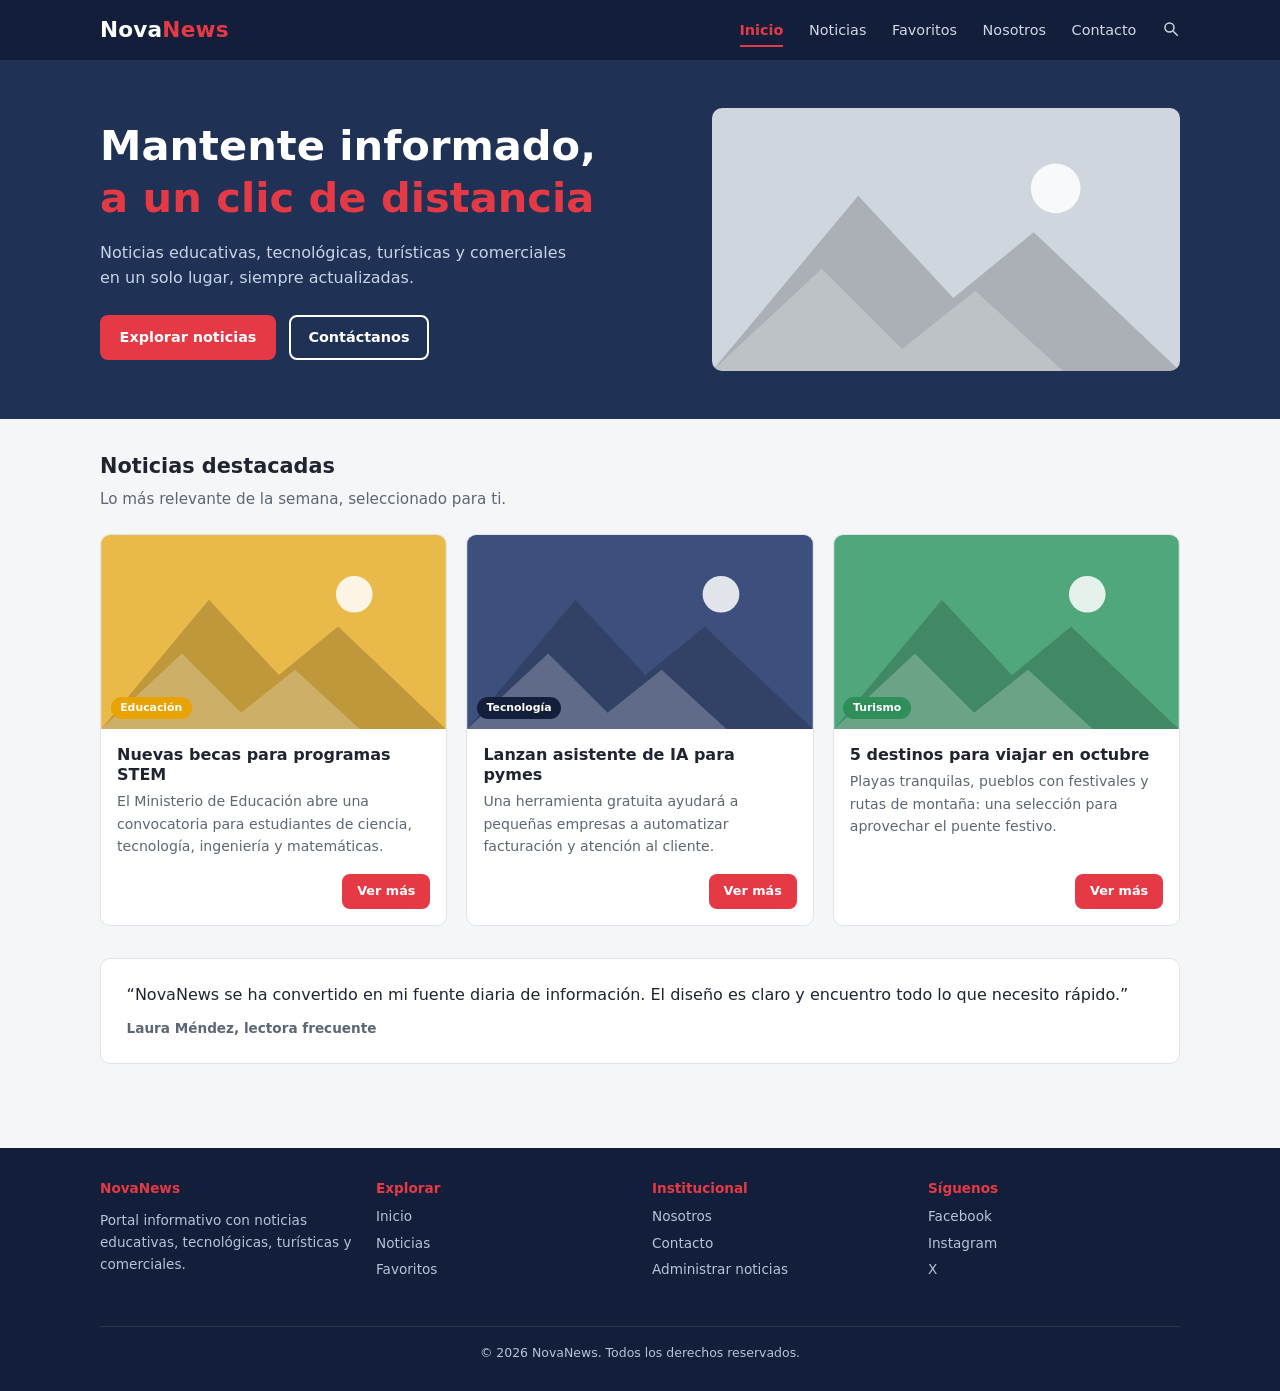
<file: index.html>
<!DOCTYPE html>
<html lang="es">
<head>
  <meta charset="UTF-8">
  <meta name="viewport" content="width=device-width, initial-scale=1">
  <title>Inicio | NovaNews</title>
  <meta name="description" content="NovaNews: noticias de educación, tecnología, turismo y comercio.">
  <link rel="stylesheet" href="css/styles.css">
</head>
<body>
  <a class="saltar-contenido" href="#principal">Saltar al contenido</a>
  <header id="header"></header>

  <main id="principal">

    <!-- Bienvenida -->
    <section class="hero">
      <div class="contenedor hero__interno">
        <div>
          <h1>Mantente informado, <em>a un clic de distancia</em></h1>
          <p>Noticias educativas, tecnológicas, turísticas y comerciales en un solo lugar, siempre actualizadas.</p>
          <div class="hero__acciones">
            <a class="btn btn-primario" href="noticias.html">Explorar noticias</a>
            <a class="btn btn-contorno" href="contacto.html">Contáctanos</a>
          </div>
        </div>
        <div class="hero__imagen">
          <img src="img/hero.svg" alt="Ilustración de portada de NovaNews">
        </div>
      </div>
    </section>

    <!-- Noticias destacadas (se llenan desde js/home.js) -->
    <section class="seccion">
      <div class="contenedor">
        <h2 class="seccion__titulo">Noticias destacadas</h2>
        <p class="seccion__sub">Lo más relevante de la semana, seleccionado para ti.</p>
        <div class="grid-noticias" id="destacadas" aria-live="polite">
          <p>Cargando noticias…</p>
        </div>

        <!-- Testimonio -->
        <figure class="testimonio">
          <blockquote>“NovaNews se ha convertido en mi fuente diaria de información. El diseño es claro y encuentro todo lo que necesito rápido.”</blockquote>
          <figcaption><cite>Laura Méndez, lectora frecuente</cite></figcaption>
        </figure>
      </div>
    </section>
  </main>

  <footer id="footer"></footer>

  <script src="js/data.js"></script>
  <script src="js/app.js"></script>
  <script src="js/home.js"></script>
</body>
</html>
</file>
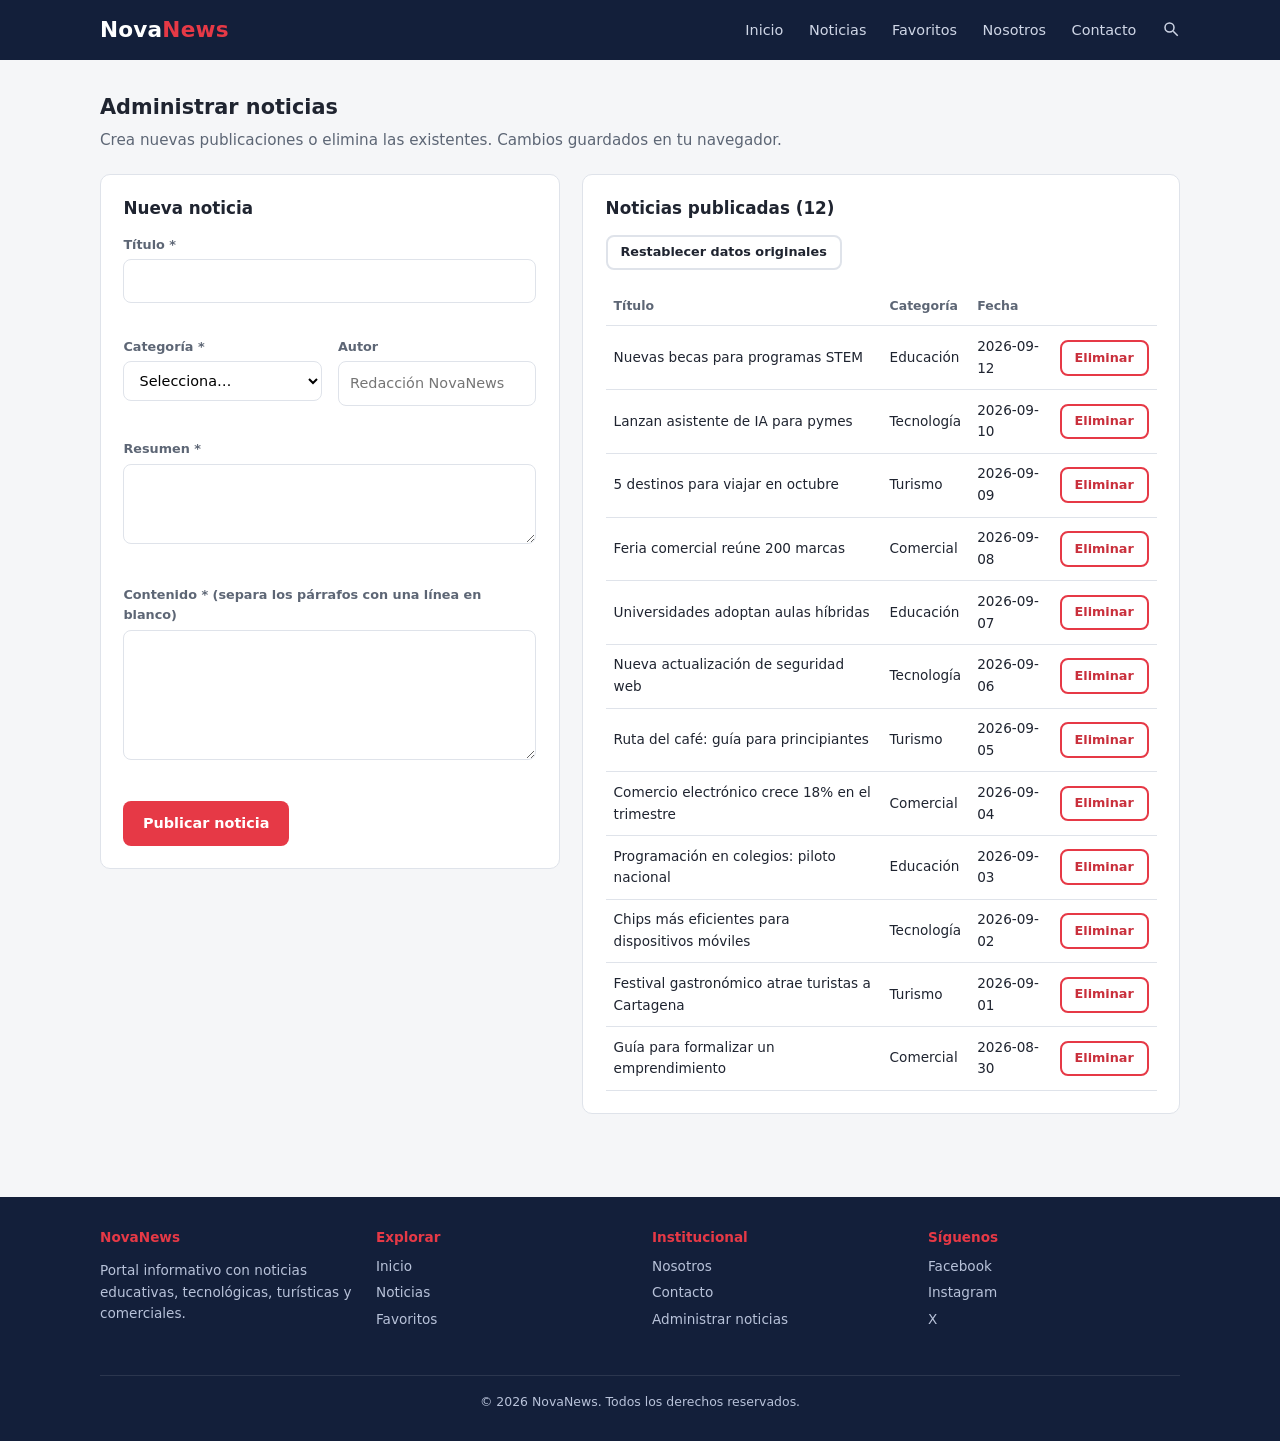
<file: admin.html>
<!DOCTYPE html>
<html lang="es">
<head>
  <meta charset="UTF-8">
  <meta name="viewport" content="width=device-width, initial-scale=1">
  <title>Administrar noticias | NovaNews</title>
  <meta name="description" content="Crear y eliminar noticias de NovaNews (mini CRUD).">
  <link rel="stylesheet" href="css/styles.css">
</head>
<body>
  <a class="saltar-contenido" href="#principal">Saltar al contenido</a>
  <header id="header"></header>

  <main id="principal">

    <section class="seccion">
      <div class="contenedor">
        <h1 class="seccion__titulo">Administrar noticias</h1>
        <p class="seccion__sub">Crea nuevas publicaciones o elimina las existentes. Cambios guardados en tu navegador.</p>

        <div id="mensaje-admin" class="alerta alerta--exito" role="status" hidden></div>

        <div class="admin-grid">
          <div class="panel">
            <h2>Nueva noticia</h2>
            <form id="form-noticia" class="formulario" novalidate>
              <div class="campo">
                <label for="titulo">Título *</label>
                <input type="text" id="titulo" name="titulo" maxlength="90">
                <span class="campo__error" id="error-titulo"></span>
              </div>
              <div class="fila">
                <div class="campo">
                  <label for="categoria">Categoría *</label>
                  <select id="categoria" name="categoria"></select>
                  <span class="campo__error" id="error-categoria"></span>
                </div>
                <div class="campo">
                  <label for="autor">Autor</label>
                  <input type="text" id="autor" name="autor" placeholder="Redacción NovaNews">
                  <span class="campo__error"></span>
                </div>
              </div>
              <div class="campo">
                <label for="resumen">Resumen *</label>
                <textarea id="resumen" name="resumen" maxlength="180" style="min-height:80px"></textarea>
                <span class="campo__error" id="error-resumen"></span>
              </div>
              <div class="campo">
                <label for="contenido">Contenido * (separa los párrafos con una línea en blanco)</label>
                <textarea id="contenido" name="contenido"></textarea>
                <span class="campo__error" id="error-contenido"></span>
              </div>
              <div><button type="submit" class="btn btn-primario">Publicar noticia</button></div>
            </form>
          </div>

          <div class="panel">
            <h2>Noticias publicadas (<span id="total">0</span>)</h2>
            <div class="acciones-tabla">
              <button type="button" class="btn btn-secundario btn-pequeno" id="btn-restablecer">Restablecer datos originales</button>
            </div>
            <div class="tabla-scroll">
              <table>
                <thead><tr><th>Título</th><th>Categoría</th><th>Fecha</th><th><span class="solo-lectores">Acciones</span></th></tr></thead>
                <tbody id="tabla-noticias"></tbody>
              </table>
            </div>
          </div>
        </div>
      </div>
    </section>
  </main>

  <footer id="footer"></footer>

  <script src="js/data.js"></script>
  <script src="js/app.js"></script>
  <script src="js/admin.js"></script>
</body>
</html>
</file>
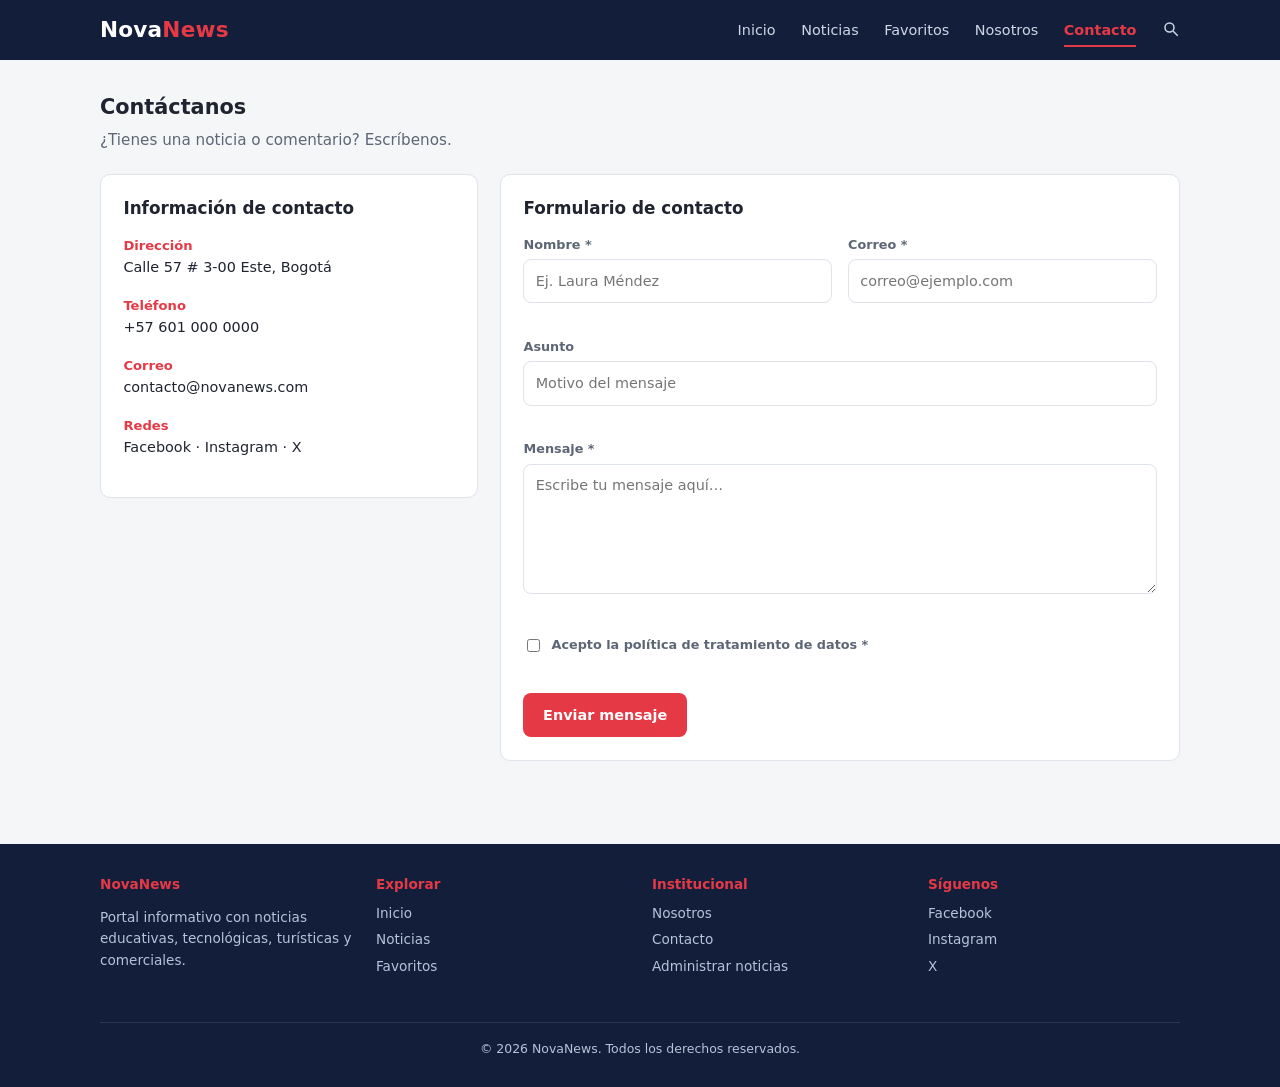
<file: contacto.html>
<!DOCTYPE html>
<html lang="es">
<head>
  <meta charset="UTF-8">
  <meta name="viewport" content="width=device-width, initial-scale=1">
  <title>Contacto | NovaNews</title>
  <meta name="description" content="Escríbenos: formulario de contacto de NovaNews.">
  <link rel="stylesheet" href="css/styles.css">
</head>
<body>
  <a class="saltar-contenido" href="#principal">Saltar al contenido</a>
  <header id="header"></header>

  <main id="principal">

    <section class="seccion">
      <div class="contenedor">
        <h1 class="seccion__titulo">Contáctanos</h1>
        <p class="seccion__sub">¿Tienes una noticia o comentario? Escríbenos.</p>

        <div id="confirmacion" class="alerta alerta--exito" role="status" hidden>
          ✓ ¡Mensaje enviado con éxito! Te responderemos pronto.
        </div>

        <div class="contacto-grid">
          <aside class="panel">
            <h2>Información de contacto</h2>
            <div class="dato"><strong>Dirección</strong>Calle 57 # 3-00 Este, Bogotá</div>
            <div class="dato"><strong>Teléfono</strong>+57 601 000 0000</div>
            <div class="dato"><strong>Correo</strong>contacto@novanews.com</div>
            <div class="dato"><strong>Redes</strong>Facebook · Instagram · X</div>
          </aside>

          <div class="panel">
            <h2>Formulario de contacto</h2>
            <form id="form-contacto" class="formulario" novalidate>
              <div class="fila">
                <div class="campo">
                  <label for="nombre">Nombre *</label>
                  <input type="text" id="nombre" name="nombre" placeholder="Ej. Laura Méndez" autocomplete="name" aria-describedby="error-nombre">
                  <span class="campo__error" id="error-nombre"></span>
                </div>
                <div class="campo">
                  <label for="correo">Correo *</label>
                  <input type="email" id="correo" name="correo" placeholder="correo@ejemplo.com" autocomplete="email" aria-describedby="error-correo">
                  <span class="campo__error" id="error-correo"></span>
                </div>
              </div>
              <div class="campo">
                <label for="asunto">Asunto</label>
                <input type="text" id="asunto" name="asunto" placeholder="Motivo del mensaje">
                <span class="campo__error" id="error-asunto"></span>
              </div>
              <div class="campo">
                <label for="mensaje">Mensaje *</label>
                <textarea id="mensaje" name="mensaje" placeholder="Escribe tu mensaje aquí…" aria-describedby="error-mensaje"></textarea>
                <span class="campo__error" id="error-mensaje"></span>
              </div>
              <div class="campo">
                <div class="campo--check">
                  <input type="checkbox" id="politica" name="politica" aria-describedby="error-politica">
                  <label for="politica">Acepto la política de tratamiento de datos *</label>
                </div>
                <span class="campo__error" id="error-politica"></span>
              </div>
              <div><button type="submit" class="btn btn-primario">Enviar mensaje</button></div>
            </form>
          </div>
        </div>
      </div>
    </section>
  </main>

  <footer id="footer"></footer>

  <script src="js/data.js"></script>
  <script src="js/app.js"></script>
  <script src="js/contacto.js"></script>
</body>
</html>
</file>
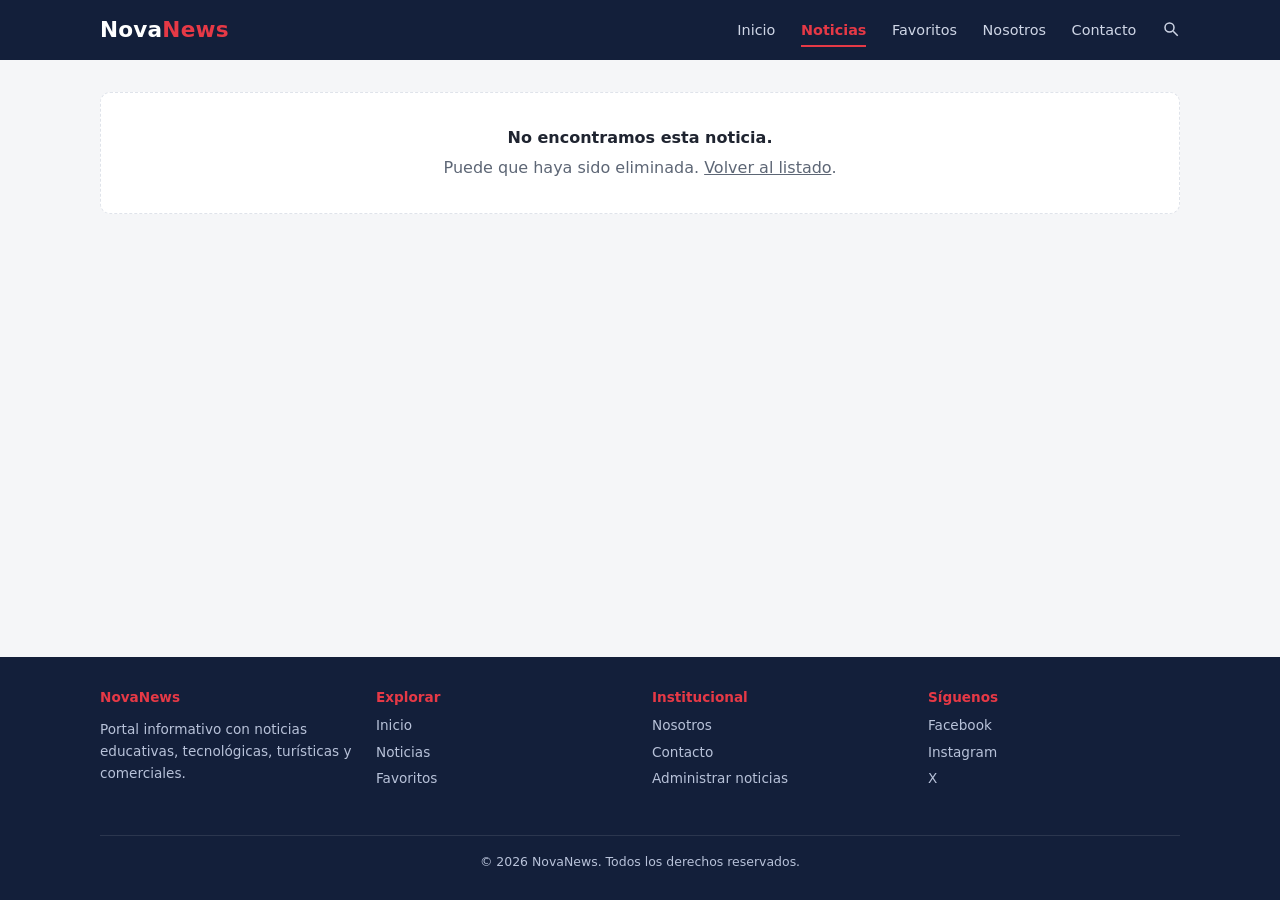
<file: detalle.html>
<!DOCTYPE html>
<html lang="es">
<head>
  <meta charset="UTF-8">
  <meta name="viewport" content="width=device-width, initial-scale=1">
  <title>Detalle de noticia | NovaNews</title>
  <meta name="description" content="Lectura completa de una noticia de NovaNews.">
  <link rel="stylesheet" href="css/styles.css">
</head>
<body>
  <a class="saltar-contenido" href="#principal">Saltar al contenido</a>
  <header id="header"></header>

  <main id="principal">

    <div class="contenedor" id="detalle" aria-live="polite">
      <p>Cargando noticia…</p>
    </div>
  </main>

  <footer id="footer"></footer>

  <script src="js/data.js"></script>
  <script src="js/app.js"></script>
  <script src="js/detalle.js"></script>
</body>
</html>
</file>
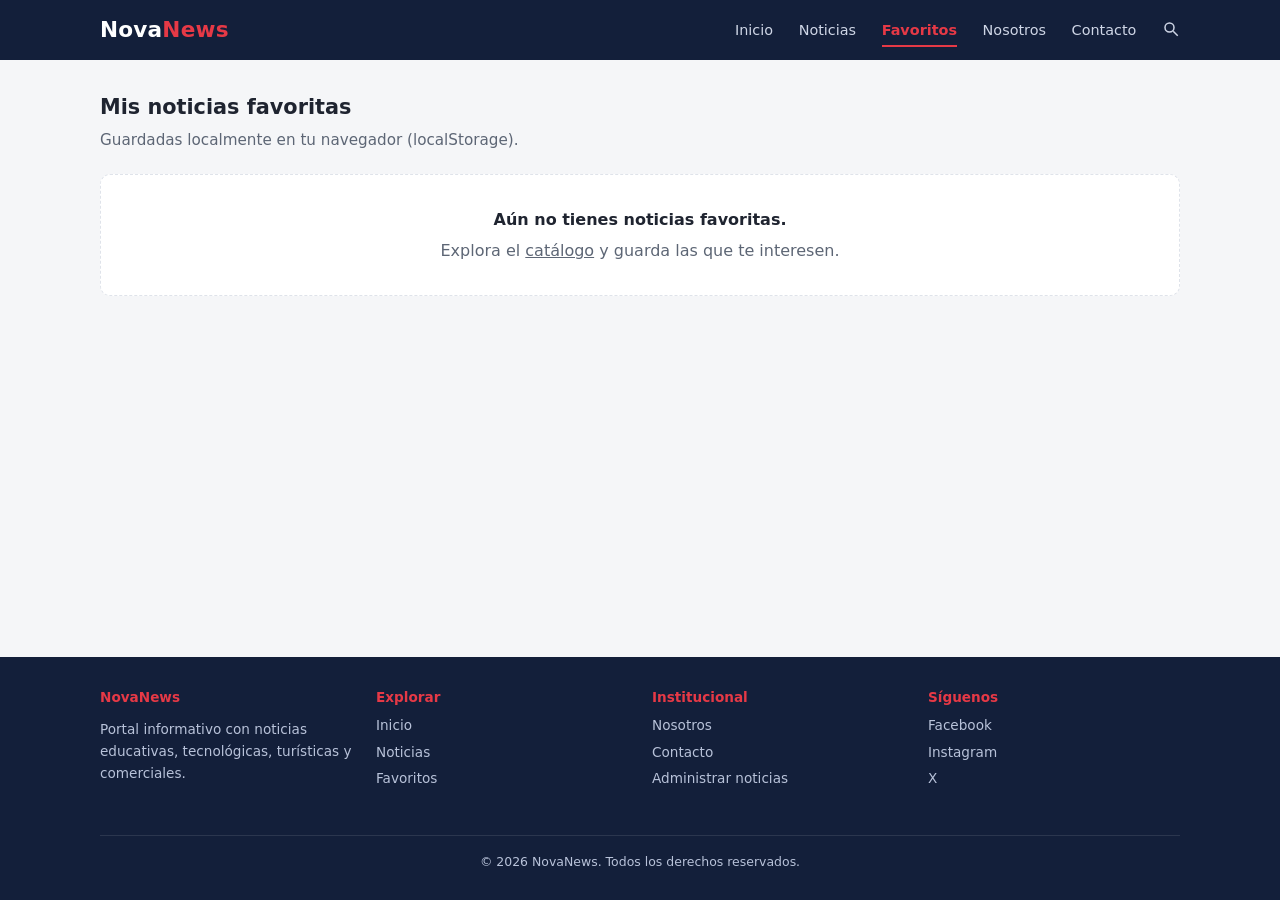
<file: favoritos.html>
<!DOCTYPE html>
<html lang="es">
<head>
  <meta charset="UTF-8">
  <meta name="viewport" content="width=device-width, initial-scale=1">
  <title>Favoritos | NovaNews</title>
  <meta name="description" content="Tus noticias guardadas en NovaNews.">
  <link rel="stylesheet" href="css/styles.css">
</head>
<body>
  <a class="saltar-contenido" href="#principal">Saltar al contenido</a>
  <header id="header"></header>

  <main id="principal">

    <section class="seccion">
      <div class="contenedor">
        <h1 class="seccion__titulo">Mis noticias favoritas</h1>
        <p class="seccion__sub">Guardadas localmente en tu navegador (localStorage).</p>
        <div class="grid-noticias" id="lista-favoritos" aria-live="polite"></div>
      </div>
    </section>
  </main>

  <footer id="footer"></footer>

  <script src="js/data.js"></script>
  <script src="js/app.js"></script>
  <script src="js/favoritos.js"></script>
</body>
</html>
</file>
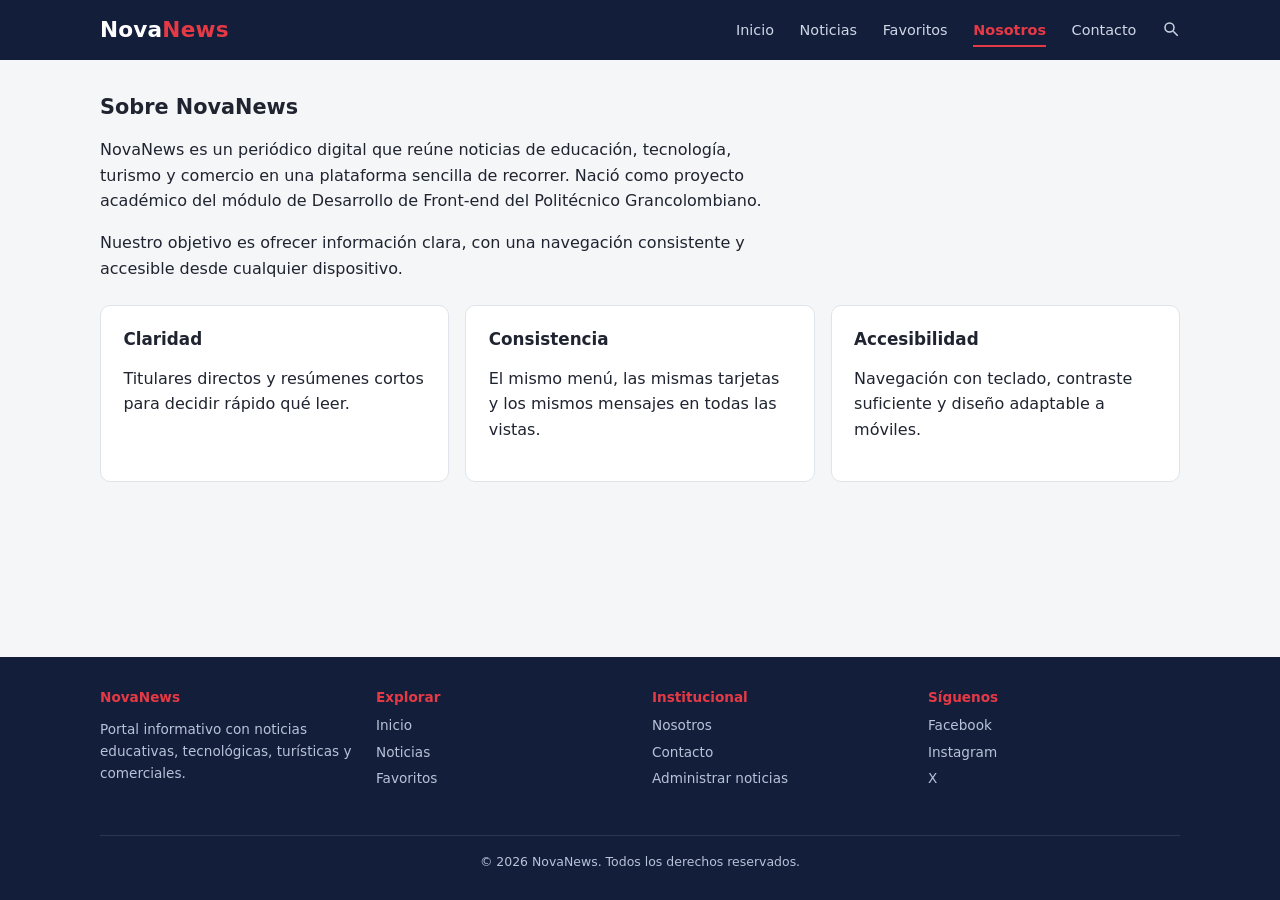
<file: nosotros.html>
<!DOCTYPE html>
<html lang="es">
<head>
  <meta charset="UTF-8">
  <meta name="viewport" content="width=device-width, initial-scale=1">
  <title>Nosotros | NovaNews</title>
  <meta name="description" content="Conoce al equipo y la misión de NovaNews.">
  <link rel="stylesheet" href="css/styles.css">
</head>
<body>
  <a class="saltar-contenido" href="#principal">Saltar al contenido</a>
  <header id="header"></header>

  <main id="principal">

    <section class="seccion nosotros">
      <div class="contenedor">
        <h1 class="seccion__titulo">Sobre NovaNews</h1>
        <p>NovaNews es un periódico digital que reúne noticias de educación, tecnología, turismo y comercio en una plataforma sencilla de recorrer. Nació como proyecto académico del módulo de Desarrollo de Front-end del Politécnico Grancolombiano.</p>
        <p>Nuestro objetivo es ofrecer información clara, con una navegación consistente y accesible desde cualquier dispositivo.</p>
        <div class="valores">
          <article class="panel"><h2>Claridad</h2><p>Titulares directos y resúmenes cortos para decidir rápido qué leer.</p></article>
          <article class="panel"><h2>Consistencia</h2><p>El mismo menú, las mismas tarjetas y los mismos mensajes en todas las vistas.</p></article>
          <article class="panel"><h2>Accesibilidad</h2><p>Navegación con teclado, contraste suficiente y diseño adaptable a móviles.</p></article>
        </div>
      </div>
    </section>
  </main>

  <footer id="footer"></footer>

  <script src="js/data.js"></script>
  <script src="js/app.js"></script>
  <script src="js/nosotros.js"></script>
</body>
</html>
</file>
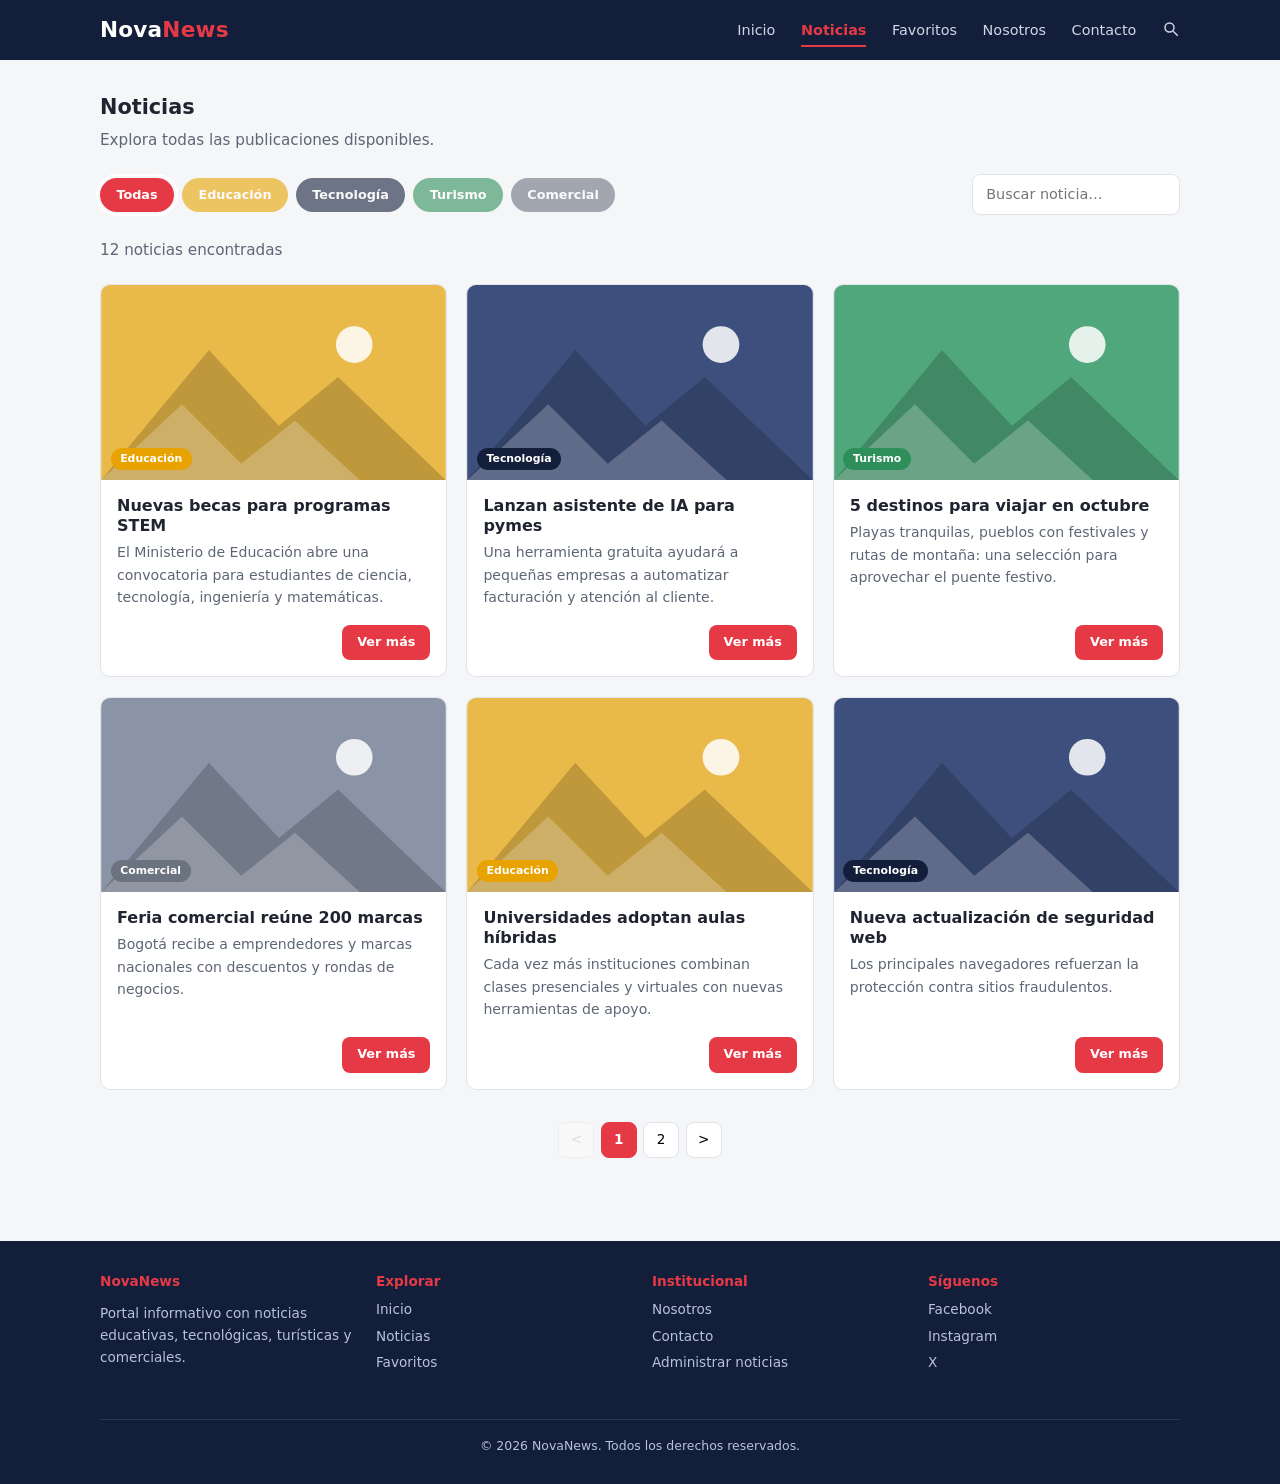
<file: noticias.html>
<!DOCTYPE html>
<html lang="es">
<head>
  <meta charset="UTF-8">
  <meta name="viewport" content="width=device-width, initial-scale=1">
  <title>Noticias | NovaNews</title>
  <meta name="description" content="Listado de noticias con filtros por categoría y buscador.">
  <link rel="stylesheet" href="css/styles.css">
</head>
<body>
  <a class="saltar-contenido" href="#principal">Saltar al contenido</a>
  <header id="header"></header>

  <main id="principal">

    <section class="seccion">
      <div class="contenedor">
        <h1 class="seccion__titulo">Noticias</h1>
        <p class="seccion__sub">Explora todas las publicaciones disponibles.</p>

        <div class="barra-filtros">
          <div class="filtros" id="filtros" role="group" aria-label="Filtrar por categoría"></div>
          <div>
            <label class="solo-lectores" for="buscador">Buscar noticia</label>
            <input class="campo-buscar" type="search" id="buscador" placeholder="Buscar noticia…" autocomplete="off">
          </div>
        </div>

        <p class="seccion__sub" id="contador" aria-live="polite"></p>
        <div class="grid-noticias" id="listado"></div>
        <nav class="paginacion" id="paginacion" aria-label="Paginación"></nav>
      </div>
    </section>
  </main>

  <footer id="footer"></footer>

  <script src="js/data.js"></script>
  <script src="js/app.js"></script>
  <script src="js/noticias.js"></script>
</body>
</html>
</file>
<file: css/styles.css>
/* =========================================================
   NovaNews - Hoja de estilos global
   Sigue la línea visual de los mockups de la Entrega 1:
   azul oscuro + rojo de acento, tarjetas y menú de 5 secciones.
   ========================================================= */

/* ---------- 1. Variables (design tokens) ---------- */
:root {
  --azul-900: #131f3a;      /* header / footer */
  --azul-700: #1f3255;      /* hero */
  --rojo: #e63946;          /* acento principal */
  --rojo-oscuro: #c92f3b;
  --fondo: #f5f6f8;
  --superficie: #ffffff;
  --texto: #1f2430;
  --texto-suave: #5d6675;
  --borde: #dfe3ea;
  --exito: #2f8f5b;
  --exito-fondo: #e1f2e7;

  /* Colores por categoría (mismos de los mockups) */
  --cat-educacion: #e9a300;
  --cat-tecnologia: #131f3a;
  --cat-turismo: #2f8f5b;
  --cat-comercial: #6b7280;

  --radio: 10px;
  --ancho-max: 1080px;
  --fuente: "Segoe UI", system-ui, -apple-system, "Helvetica Neue", Arial, sans-serif;
}

/* ---------- 2. Base ---------- */
*, *::before, *::after { box-sizing: border-box; }

html { scroll-behavior: smooth; }

body {
  margin: 0;
  font-family: var(--fuente);
  color: var(--texto);
  background: var(--fondo);
  line-height: 1.6;
  min-height: 100vh;
  display: flex;
  flex-direction: column;
}

main { flex: 1; }

img { max-width: 100%; display: block; }

a { color: inherit; }

h1, h2, h3 { line-height: 1.25; margin: 0 0 .4rem; }

:focus-visible {
  outline: 3px solid var(--rojo);
  outline-offset: 2px;
}

.contenedor {
  width: min(100% - 2rem, var(--ancho-max));
  margin-inline: auto;
}

.solo-lectores {
  position: absolute; width: 1px; height: 1px;
  overflow: hidden; clip: rect(0 0 0 0); white-space: nowrap;
}

.saltar-contenido {
  position: absolute; left: -999px; top: 0;
  background: var(--rojo); color: #fff; padding: .5rem 1rem; z-index: 100;
}
.saltar-contenido:focus { left: 0; }

/* ---------- 3. Botones ---------- */
.btn {
  display: inline-block;
  font: inherit; font-weight: 600; font-size: .9rem;
  padding: .55rem 1.1rem;
  border-radius: 8px;
  border: 2px solid transparent;
  cursor: pointer;
  text-decoration: none;
  transition: background-color .15s, color .15s, border-color .15s;
}
.btn-primario { background: var(--rojo); color: #fff; }
.btn-primario:hover { background: var(--rojo-oscuro); }
.btn-contorno { background: transparent; color: #fff; border-color: #fff; }
.btn-contorno:hover { background: rgba(255,255,255,.12); }
.btn-secundario { background: var(--superficie); color: var(--texto); border-color: var(--borde); }
.btn-secundario:hover { border-color: var(--texto-suave); }
.btn-peligro { background: transparent; color: var(--rojo-oscuro); border-color: var(--rojo); padding: .3rem .8rem; }
.btn-peligro:hover { background: var(--rojo); color: #fff; }
.btn-pequeno { padding: .35rem .8rem; font-size: .8rem; }

/* ---------- 4. Header y navegación ---------- */
.header {
  position: sticky; top: 0; z-index: 50;
  background: var(--azul-900);
  color: #fff;
}
.header__interno {
  display: flex; align-items: center; justify-content: space-between;
  min-height: 60px; gap: 1rem;
}
.logo { font-size: 1.35rem; font-weight: 700; text-decoration: none; letter-spacing: .2px; }
.logo span { color: var(--rojo); }

.menu { display: flex; align-items: center; gap: 1.6rem; list-style: none; margin: 0; padding: 0; }
.menu a {
  text-decoration: none; font-size: .9rem; color: #cfd6e6;
  padding: .4rem 0; border-bottom: 2px solid transparent;
}
.menu a:hover { color: #fff; }
.menu a[aria-current="page"] { color: var(--rojo); border-bottom-color: var(--rojo); font-weight: 600; }
.menu__buscar { display: inline-flex; }
.menu__buscar svg { width: 18px; height: 18px; }

.menu-toggle {
  display: none; background: none; border: 0; color: #fff;
  font-size: 1.6rem; cursor: pointer; padding: .2rem .5rem;
}

/* ---------- 5. Hero (inicio) ---------- */
.hero { background: var(--azul-700); color: #fff; padding: 3rem 0; }
.hero__interno {
  display: grid; grid-template-columns: 1.1fr .9fr; gap: 2.5rem; align-items: center;
}
.hero h1 { font-size: clamp(1.8rem, 4vw, 2.6rem); }
.hero h1 em { color: var(--rojo); font-style: normal; display: block; }
.hero p { color: #c9d2e6; max-width: 46ch; margin: 1rem 0 1.5rem; }
.hero__acciones { display: flex; gap: .8rem; flex-wrap: wrap; }
.hero__imagen { border-radius: var(--radio); overflow: hidden; }

/* ---------- 6. Secciones ---------- */
.seccion { padding: 2.2rem 0; }
.seccion__titulo { font-size: 1.3rem; }
.seccion__sub { color: var(--texto-suave); margin: 0 0 1.4rem; font-size: .95rem; }

/* ---------- 7. Grid y tarjetas de noticias ---------- */
.grid-noticias {
  display: grid;
  grid-template-columns: repeat(auto-fill, minmax(260px, 1fr));
  gap: 1.2rem;
}

.tarjeta {
  background: var(--superficie);
  border: 1px solid var(--borde);
  border-radius: var(--radio);
  overflow: hidden;
  display: flex; flex-direction: column;
  position: relative;
}
.tarjeta__imagen { position: relative; }
.tarjeta__imagen img { width: 100%; aspect-ratio: 16 / 9; object-fit: cover; }
.tarjeta__cuerpo { padding: 1rem; display: flex; flex-direction: column; flex: 1; }
.tarjeta__titulo { font-size: 1rem; margin-bottom: .35rem; }
.tarjeta__texto { color: var(--texto-suave); font-size: .88rem; margin: 0 0 1rem; }
.tarjeta__meta { color: var(--texto-suave); font-size: .78rem; margin: 0 0 .8rem; }
.tarjeta__pie { margin-top: auto; text-align: right; }

.tarjeta__quitar {
  position: absolute; top: .6rem; right: .6rem;
  width: 28px; height: 28px; border-radius: 50%;
  border: 0; background: var(--rojo); color: #fff;
  font-weight: 700; cursor: pointer; line-height: 1;
  z-index: 2; /* por encima de la imagen de la tarjeta */
}
.tarjeta__quitar:hover { background: var(--rojo-oscuro); }

/* Etiqueta de categoría */
.etiqueta {
  display: inline-block;
  font-size: .68rem; font-weight: 700; color: #fff;
  padding: .15rem .6rem; border-radius: 999px;
  background: var(--cat-comercial);
}
.tarjeta__imagen .etiqueta { position: absolute; left: .6rem; bottom: .6rem; }
.etiqueta--educacion  { background: var(--cat-educacion); }
.etiqueta--tecnologia { background: var(--cat-tecnologia); }
.etiqueta--turismo    { background: var(--cat-turismo); }
.etiqueta--comercial  { background: var(--cat-comercial); }

/* ---------- 8. Testimonio ---------- */
.testimonio {
  background: var(--superficie); border: 1px solid var(--borde);
  border-radius: var(--radio); padding: 1.4rem 1.6rem; margin: 2rem 0 0;
}
.testimonio blockquote { margin: 0 0 .5rem; font-size: 1rem; }
.testimonio cite { font-size: .85rem; color: var(--texto-suave); font-weight: 600; font-style: normal; }

/* ---------- 9. Filtros, buscador y paginación ---------- */
.barra-filtros {
  display: flex; justify-content: space-between; align-items: center;
  gap: 1rem; flex-wrap: wrap; margin-bottom: 1.4rem;
}
.filtros { display: flex; gap: .5rem; flex-wrap: wrap; }
.filtro {
  font: inherit; font-size: .8rem; font-weight: 700; color: #fff;
  border: 2px solid transparent; border-radius: 999px;
  padding: .3rem .9rem; cursor: pointer;
  opacity: .6;
}
.filtro[aria-pressed="true"] { opacity: 1; box-shadow: 0 0 0 2px var(--fondo), 0 0 0 4px currentColor; }
.filtro--todas { background: var(--rojo); }
.filtro--educacion { background: var(--cat-educacion); }
.filtro--tecnologia { background: var(--cat-tecnologia); }
.filtro--turismo { background: var(--cat-turismo); }
.filtro--comercial { background: var(--cat-comercial); }

.campo-buscar {
  font: inherit; font-size: .9rem; padding: .5rem .8rem;
  border: 1px solid var(--borde); border-radius: 8px;
  min-width: min(100%, 240px); background: #fff;
}

.paginacion { display: flex; justify-content: center; gap: .4rem; margin-top: 2rem; }
.paginacion button {
  font: inherit; font-size: .85rem; min-width: 36px; height: 36px;
  border: 1px solid var(--borde); background: #fff; border-radius: 8px; cursor: pointer;
}
.paginacion button[aria-current="page"] { background: var(--rojo); border-color: var(--rojo); color: #fff; font-weight: 700; }
.paginacion button:disabled { opacity: .4; cursor: not-allowed; }

/* ---------- 10. Estados vacíos y mensajes ---------- */
.estado-vacio {
  background: var(--superficie); border: 1px dashed var(--borde);
  border-radius: var(--radio); padding: 2rem; text-align: center; color: var(--texto-suave);
}
.estado-vacio strong { display: block; color: var(--texto); margin-bottom: .3rem; }

.alerta {
  padding: .8rem 1rem; border-radius: 8px; font-size: .9rem; font-weight: 600; margin-bottom: 1rem;
}
.alerta--exito { background: var(--exito-fondo); color: var(--exito); border: 1px solid var(--exito); }

/* ---------- 11. Detalle de noticia ---------- */
.migas { font-size: .8rem; color: var(--texto-suave); padding: 1rem 0 .6rem; }
.migas a { text-decoration: none; }
.migas a:hover { text-decoration: underline; }

.detalle__imagen { position: relative; border-radius: var(--radio); overflow: hidden; }
.detalle__imagen img { width: 100%; max-height: 360px; object-fit: cover; }
.detalle__imagen .etiqueta { position: absolute; top: .8rem; left: .8rem; }
.detalle h1 { font-size: 1.8rem; margin-top: 1.2rem; }
.detalle__meta { color: var(--texto-suave); font-size: .85rem; margin-bottom: 1rem; }
.detalle__texto { max-width: 68ch; }
.detalle__acciones { display: flex; gap: .7rem; margin: 1.5rem 0 2rem; flex-wrap: wrap; }

/* ---------- 12. Contacto ---------- */
.contacto-grid { display: grid; grid-template-columns: 1fr 1.8fr; gap: 1.4rem; align-items: start; }
.panel {
  background: var(--superficie); border: 1px solid var(--borde);
  border-radius: var(--radio); padding: 1.4rem;
}
.panel h2 { font-size: 1.05rem; margin-bottom: 1rem; }
.dato { margin-bottom: 1rem; font-size: .9rem; }
.dato strong { display: block; color: var(--rojo); font-size: .82rem; }

.formulario { display: grid; gap: 1rem; }
.fila { display: grid; grid-template-columns: 1fr 1fr; gap: 1rem; }
.campo label { display: block; font-size: .8rem; font-weight: 600; color: var(--texto-suave); margin-bottom: .25rem; }
.campo input[type="text"], .campo input[type="email"], .campo select, .campo textarea {
  width: 100%; font: inherit; font-size: .9rem; padding: .6rem .7rem;
  border: 1.5px solid var(--borde); border-radius: 8px; background: #fff;
}
.campo textarea { min-height: 130px; resize: vertical; }
.campo.campo--error input, .campo.campo--error textarea, .campo.campo--error select { border-color: var(--rojo); }
.campo.campo--valido input, .campo.campo--valido textarea, .campo.campo--valido select { border-color: var(--exito); }
.campo__error { display: block; color: var(--rojo-oscuro); font-size: .75rem; line-height: 1.2; min-height: 1.2em; margin-top: .2rem; } /* alto reservado: el botón no se desplaza al aparecer un error */
.campo--check { display: flex; align-items: flex-start; gap: .5rem; font-size: .85rem; }
.campo--check input { margin-top: .25rem; }

/* ---------- 13. Administración (mini CRUD) ---------- */
.admin-grid { display: grid; grid-template-columns: 1fr 1.3fr; gap: 1.4rem; align-items: start; }
.tabla-scroll { overflow-x: auto; }
table { width: 100%; border-collapse: collapse; font-size: .85rem; }
th, td { text-align: left; padding: .6rem .5rem; border-bottom: 1px solid var(--borde); }
th { color: var(--texto-suave); font-size: .78rem; }
.acciones-tabla { display: flex; gap: .8rem; flex-wrap: wrap; margin-bottom: 1rem; }

/* ---------- 14. Nosotros ---------- */
.nosotros p { max-width: 68ch; }
.valores { display: grid; grid-template-columns: repeat(auto-fit, minmax(220px, 1fr)); gap: 1rem; margin-top: 1.5rem; }

/* ---------- 15. Footer ---------- */
.footer { background: var(--azul-900); color: #b8c2d9; margin-top: 3rem; font-size: .85rem; }
.footer__grid {
  display: grid; grid-template-columns: repeat(auto-fit, minmax(170px, 1fr));
  gap: 1.5rem; padding: 2rem 0 1.5rem;
}
.footer h3 { color: var(--rojo); font-size: .85rem; margin-bottom: .6rem; }
.footer ul { list-style: none; margin: 0; padding: 0; }
.footer li { margin-bottom: .3rem; }
.footer a { text-decoration: none; }
.footer a:hover { color: #fff; text-decoration: underline; }
.footer__copy { border-top: 1px solid rgba(255,255,255,.1); text-align: center; padding: 1rem 0; font-size: .78rem; }

/* ---------- 16. Responsive ---------- */
@media (max-width: 800px) {
  .hero__interno, .contacto-grid, .admin-grid { grid-template-columns: 1fr; }
  .fila { grid-template-columns: 1fr; }
  .menu-toggle { display: block; }
  .menu {
    display: none; position: absolute; top: 60px; left: 0; right: 0;
    background: var(--azul-900); flex-direction: column; align-items: flex-start;
    padding: 1rem; gap: .8rem;
  }
  .menu.abierto { display: flex; }
}

@media (prefers-reduced-motion: reduce) {
  html { scroll-behavior: auto; }
  * { transition: none !important; }
}
</file>
